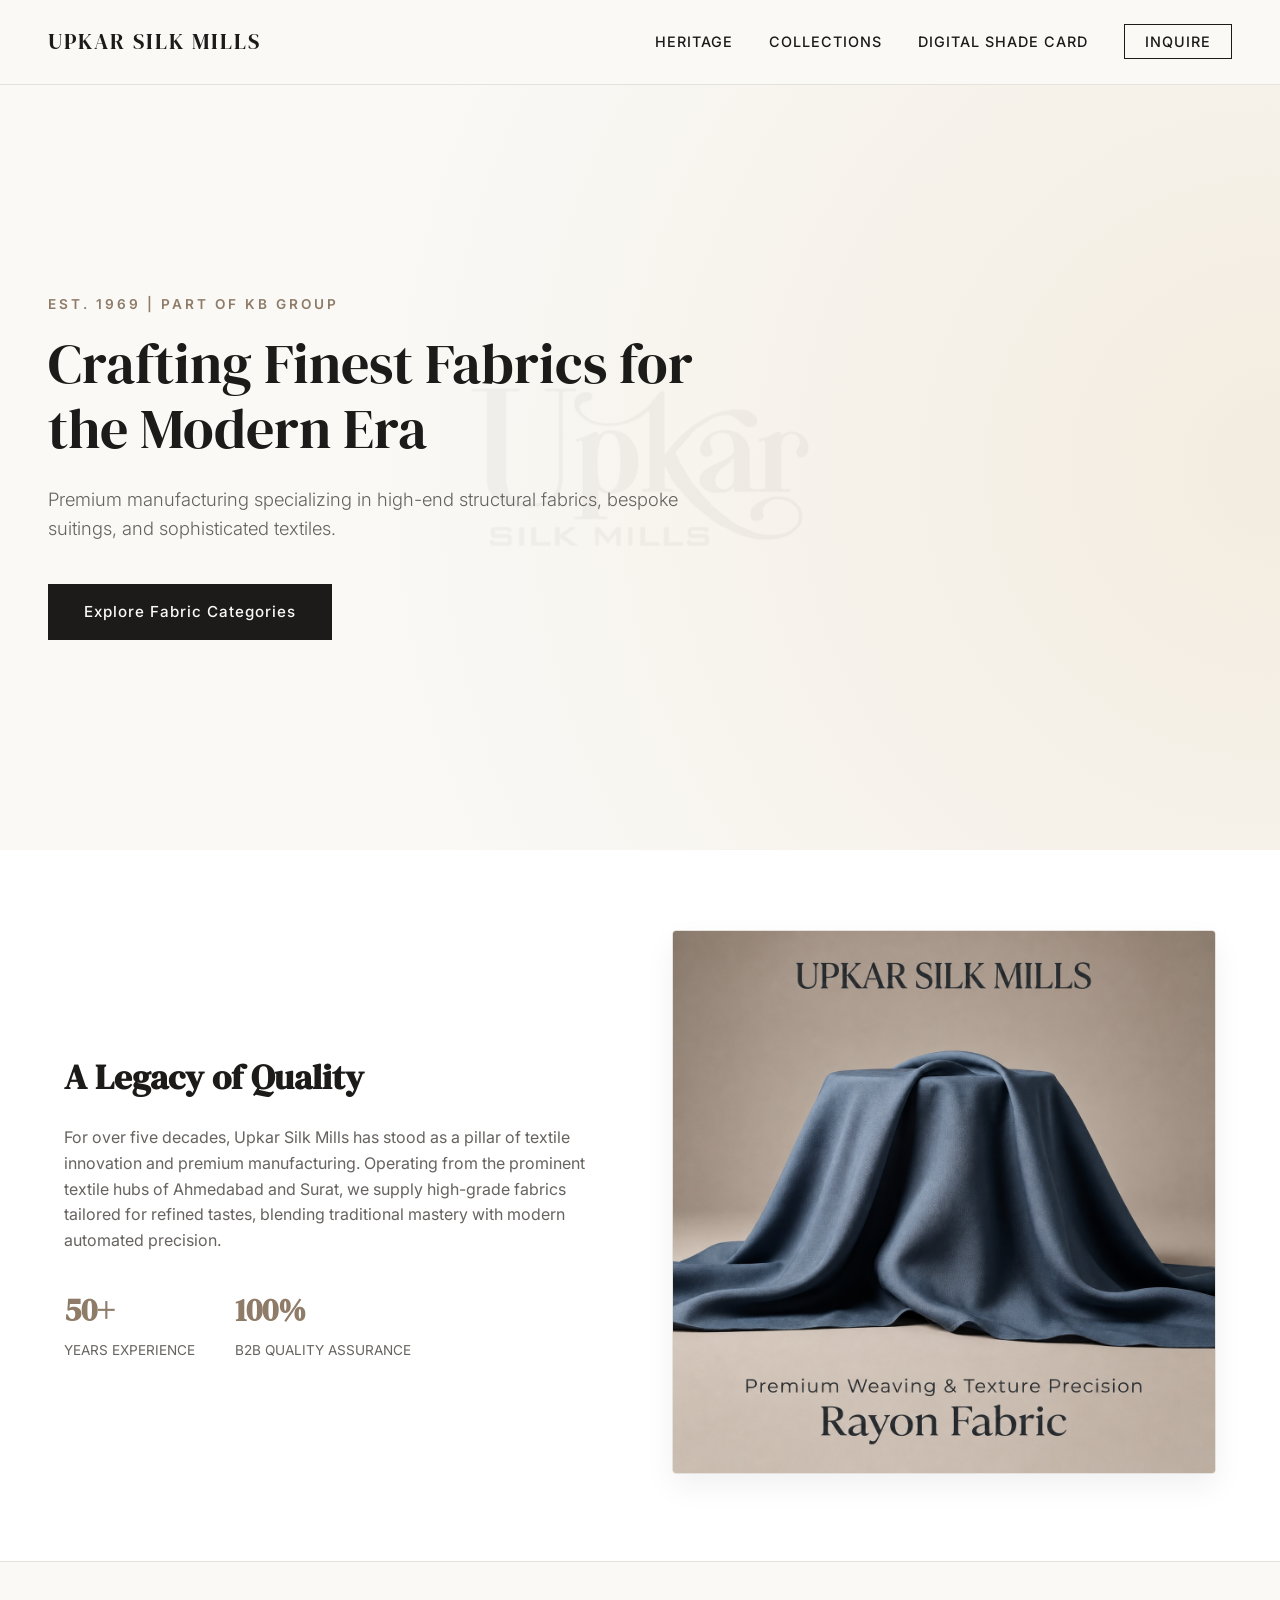
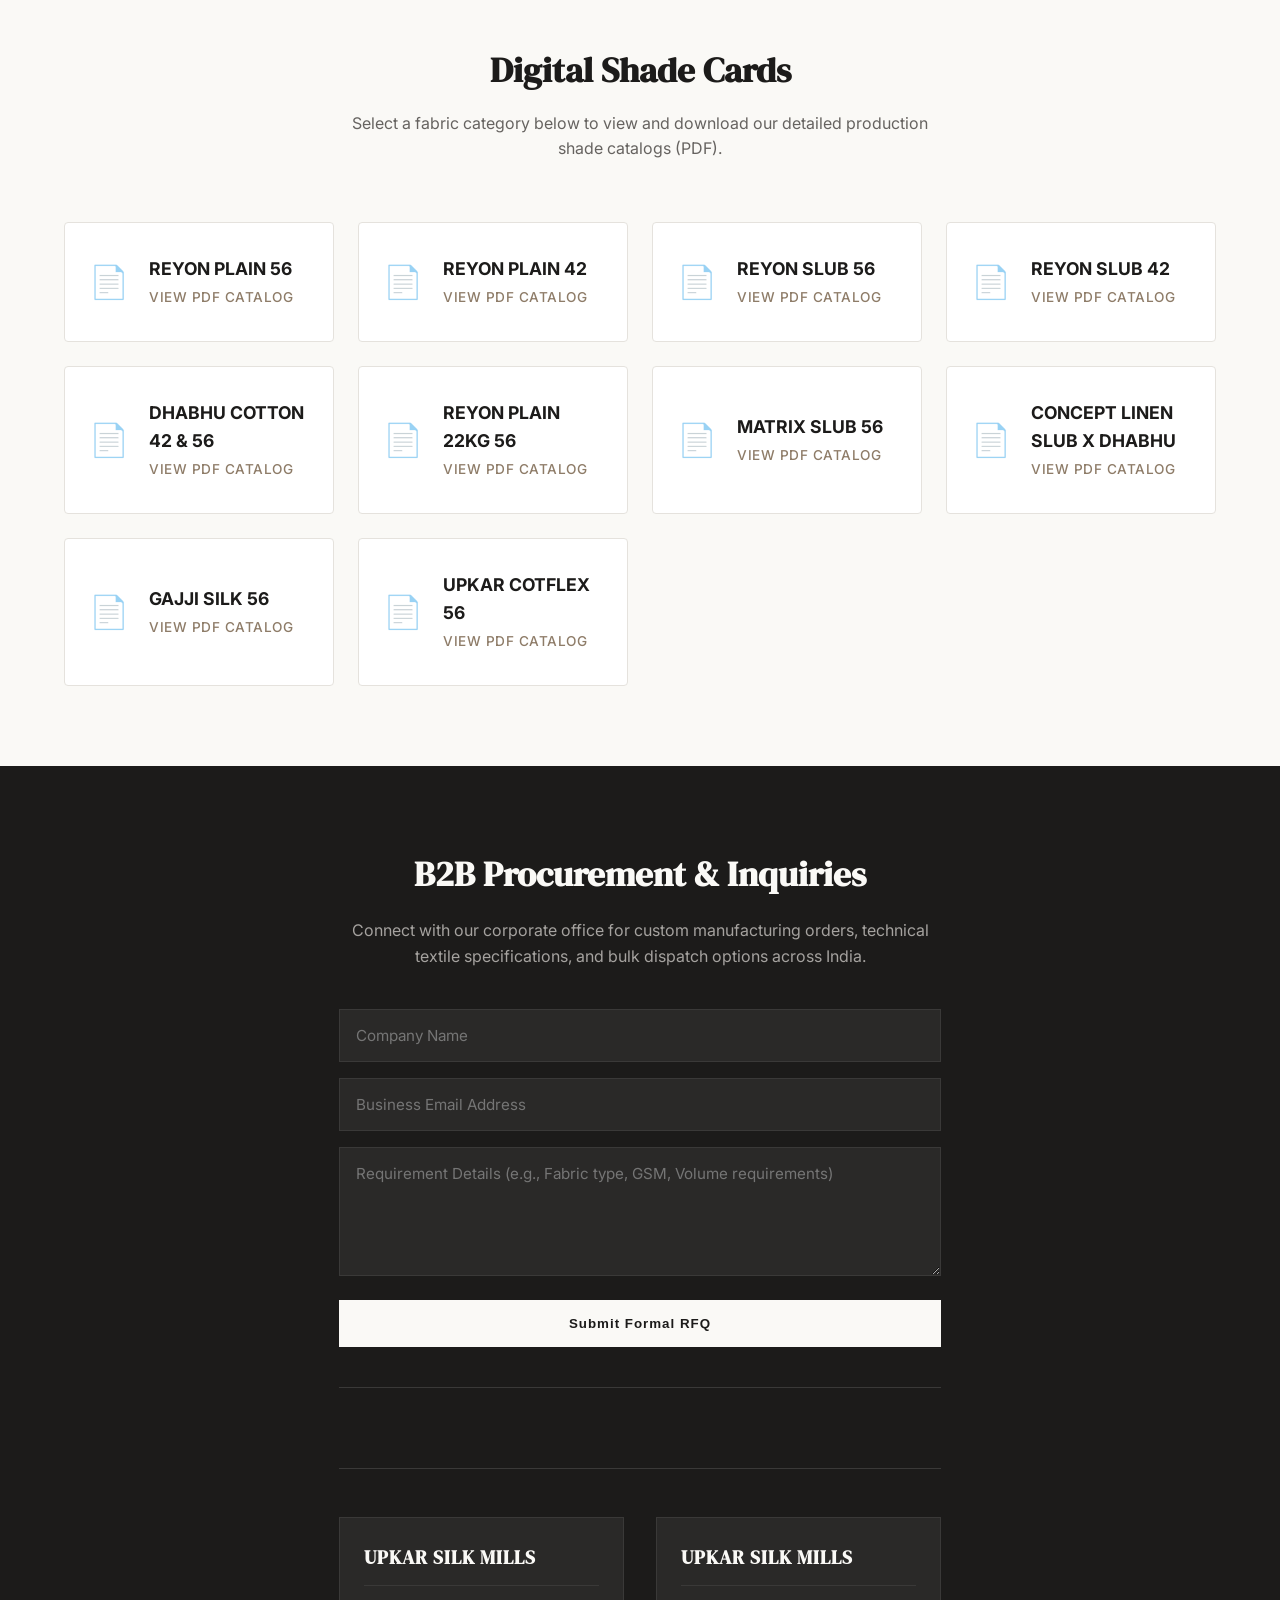
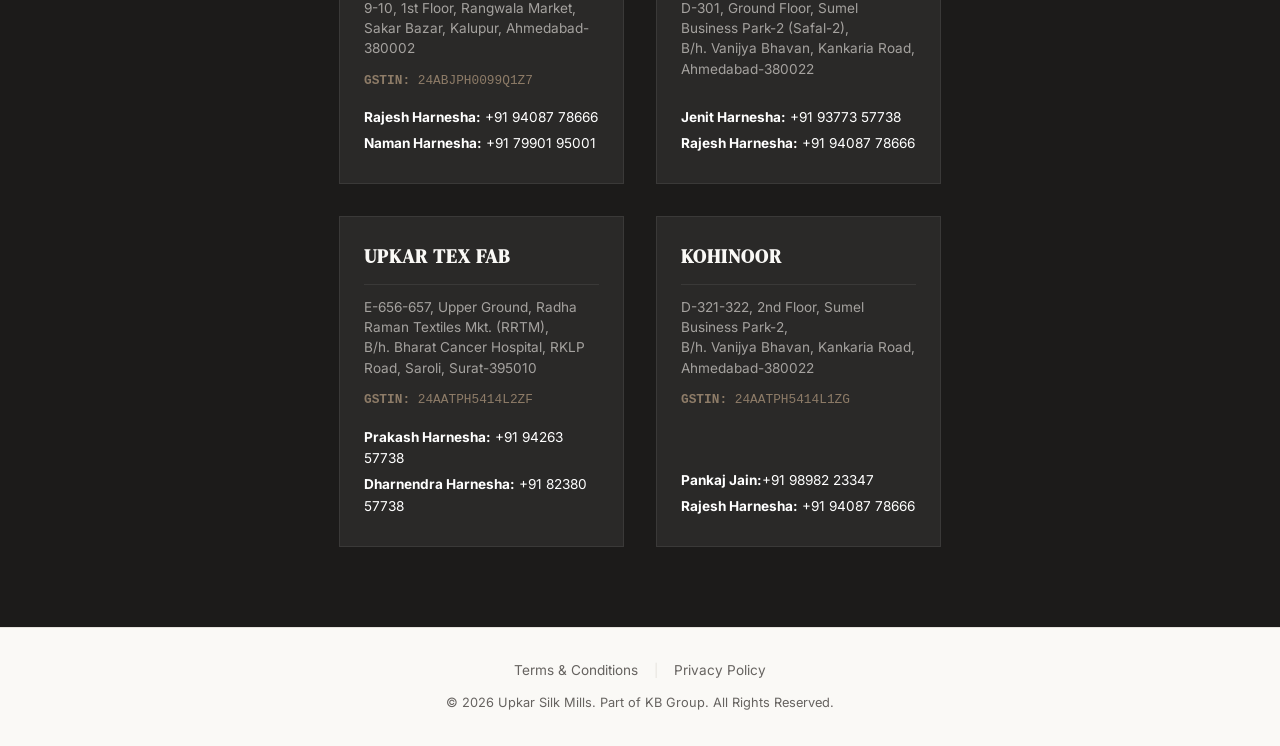
<file: index.html>
<!DOCTYPE html>
<html lang="en">
<head>
    <meta charset="UTF-8">
    <meta name="viewport" content="width=device-width, initial-scale=1.0">
    <title>Upkar Silk Mills | Premium Textile Excellence</title>
    <link rel="stylesheet" href="style.css">
    <link rel="preconnect" href="https://fonts.googleapis.com">
    <link rel="preconnect" href="https://fonts.gstatic.com" crossorigin>
    <link href="https://fonts.googleapis.com/css2?family=DM+Serif+Display&family=Inter:wght@300;400;500;600&display=swap" rel="stylesheet">
</head>
<body>

    <!-- Header / Navigation -->
    <header>
        <div class="logo">UPKAR SILK MILLS</div>
        <nav>
            <a href="#about">Heritage</a>
            <a href="#collections">Collections</a>
            <a href="#shade-card">Digital Shade Card</a>
            <a href="#contact" class="btn-nav">Inquire</a>
        </nav>
    </header>

    <!-- Hero Section -->
    <section class="hero">
        <div class="hero-content">
            <p class="subtitle">Est. 1969 | Part of KB Group</p>
            <h1>Crafting Finest Fabrics for the Modern Era</h1>
            <p class="tagline">Premium manufacturing specializing in high-end structural fabrics, bespoke suitings, and sophisticated textiles.</p>
            <a href="#shade-card" class="btn-primary">Explore Fabric Categories</a>
        </div>
    </section>

    <!-- About / Heritage Section -->
    <section id="about" class="about-section">
        <div class="container grid-2">
            <div class="about-text">
                <h2>A Legacy of Quality</h2>
                <p>For over five decades, Upkar Silk Mills has stood as a pillar of textile innovation and premium manufacturing. Operating from the prominent textile hubs of Ahmedabad and Surat, we supply high-grade fabrics tailored for refined tastes, blending traditional mastery with modern automated precision.</p>
                <div class="stats">
                    <div class="stat-item"><strong>50+</strong><span>Years Experience</span></div>
                    <div class="stat-item"><strong>100%</strong><span>B2B Quality Assurance</span></div>
                </div>
            </div>
            <div class="about-image-placeholder">
                <img src="Upkar-Fabric.png" alt="Premium Weaving & Texture Precision" class="about-image">
            </div>
        </div>
    </section>

    <!-- Fabric Categories / PDF Shade Cards -->
    <section id="shade-card" class="shade-card-section">
        <div class="container">
            <div class="section-title">
                <h2>Digital Shade Cards</h2>
                <p>Select a fabric category below to view and download our detailed production shade catalogs (PDF).</p>
            </div>
            
            <div class="category-grid">
                <!-- Category 1 -->
                <a href="UPKAR REYON PLAIN 56.pdf" target="_blank" class="category-card">
                    <div class="category-icon">📄</div>
                    <div class="category-info">
                        <h3>REYON PLAIN 56</h3>
                        <p>View PDF Catalog</p>
                    </div>
                </a>
                
                <!-- Category 2 -->
                <a href="UPKAR REYON PLAIN 42.pdf" target="_blank" class="category-card">
                    <div class="category-icon">📄</div>
                    <div class="category-info">
                        <h3>REYON PLAIN 42</h3>
                        <p>View PDF Catalog</p>
                    </div>
                </a>

                <!-- Category 3 -->
                <a href="UPKAR REYON SLUB 56.pdf" target="_blank" class="category-card">
                    <div class="category-icon">📄</div>
                    <div class="category-info">
                        <h3>REYON SLUB 56</h3>
                        <p>View PDF Catalog</p>
                    </div>
                </a>

                <!-- Category 4 -->
                <a href="UPKAR REYON SLUB 42.pdf" target="_blank" class="category-card">
                    <div class="category-icon">📄</div>
                    <div class="category-info">
                        <h3>REYON SLUB 42</h3>
                        <p>View PDF Catalog</p>
                    </div>
                </a>
                
                <!-- Category 5 -->
                <a href="UPKAR DHABHU COTTON 42 & 56 .pdf" target="_blank" class="category-card">
                    <div class="category-icon">📄</div>
                    <div class="category-info">
                        <h3>DHABHU COTTON 42 & 56</h3>
                        <p>View PDF Catalog</p>
                    </div>
                </a>

                <!-- Category 6 -->
                <a href="UPKAR REYON 22KG 56.pdf" target="_blank" class="category-card">
                    <div class="category-icon">📄</div>
                    <div class="category-info">
                        <h3>REYON PLAIN 22KG 56</h3>
                        <p>View PDF Catalog</p>
                    </div>
                </a>

                <!-- Category 7 -->
                <a href="UPKAR MATRIX SLUB 56.pdf" target="_blank" class="category-card">
                    <div class="category-icon">📄</div>
                    <div class="category-info">
                        <h3>MATRIX SLUB 56</h3>
                        <p>View PDF Catalog</p>
                    </div>
                </a>

                <!-- Category 8 -->
                <a href="UPKAR LINEN SLUB TOP DHABHU COTTON BOTTOM 56.pdf" target="_blank" class="category-card">
                    <div class="category-icon">📄</div>
                    <div class="category-info">
                        <h3>CONCEPT LINEN SLUB X DHABHU</h3>
                        <p>View PDF Catalog</p>
                    </div>
                </a>

                <!-- Category 9 -->
                <a href="UPKAR GAJJI SILK 56.pdf" target="_blank" class="category-card">
                    <div class="category-icon">📄</div>
                    <div class="category-info">
                        <h3>GAJJI SILK 56</h3>
                        <p>View PDF Catalog</p>
                    </div>
                </a>

                <!-- Category 10 -->
                <a href="UPKAR COTFLEX 56.pdf" target="_blank" class="category-card">
                    <div class="category-icon">📄</div>
                    <div class="category-info">
                        <h3>UPKAR COTFLEX 56</h3>
                        <p>View PDF Catalog</p>
                    </div>
                </a>
                
            </div>
        </div>
    </section>

    <!-- Contact & Inquiries -->
    <section id="contact" class="contact-section">
        <div class="container narrow">
            <h2>B2B Procurement & Inquiries</h2>
            <p>Connect with our corporate office for custom manufacturing orders, technical textile specifications, and bulk dispatch options across India.</p>
            
            <form class="contact-form" onsubmit="event.preventDefault(); alert('Inquiry submitted successfully.');">
                <div class="form-group">
                    <input type="text" placeholder="Company Name" required>
                </div>
                <div class="form-group">
                    <input type="email" placeholder="Business Email Address" required>
                </div>
                <div class="form-group">
                    <textarea rows="5" placeholder="Requirement Details (e.g., Fabric type, GSM, Volume requirements)" required></textarea>
                </div>
                <button type="submit" class="btn-submit">Submit Formal RFQ</button>
            </form>

            <div class="contact-meta">
                <div class="contact-locations">
                    <div class="location-card">
                        <h4>UPKAR SILK MILLS</h4>
                        <p class="address">9-10, 1st Floor, Rangwala Market,<br>Sakar Bazar, Kalupur, Ahmedabad-380002</p>
                        <p class="gstin"><strong>GSTIN:</strong> 24ABJPH0099Q1Z7</p>
                        <div class="contact-persons">
                            <p><strong>Rajesh Harnesha:</strong> +91 94087 78666</p>
                            <p><strong>Naman Harnesha:</strong> +91 79901 95001</p>
                        </div>
                    </div>
    
                    <div class="location-card">
                        <h4>UPKAR SILK MILLS</h4>
                        <p class="address">D-301, Ground Floor, Sumel Business Park-2 (Safal-2),<br>B/h. Vanijya Bhavan, Kankaria Road, Ahmedabad-380022</p>
                        <div class="contact-persons" style="margin-top: auto;">
                            <p><strong>Jenit Harnesha:</strong> +91 93773 57738</p>
                            <p><strong>Rajesh Harnesha:</strong> +91 94087 78666</p>
                        </div>
                    </div>
    
                    <div class="location-card">
                        <h4>UPKAR TEX FAB</h4>
                        <p class="address">E-656-657, Upper Ground, Radha Raman Textiles Mkt. (RRTM),<br>B/h. Bharat Cancer Hospital, RKLP Road, Saroli, Surat-395010</p>
                        <p class="gstin"><strong>GSTIN:</strong> 24AATPH5414L2ZF</p>
                        <div class="contact-persons">
                            <p><strong>Prakash Harnesha:</strong> +91 94263 57738</p>
                            <p><strong>Dharnendra Harnesha:</strong> +91 82380 57738</p>
                        </div>
                    </div>

                    <div class="location-card">
                        <h4>KOHINOOR</h4>
                        <p class="address">D-321-322, 2nd Floor, Sumel Business Park-2,<br>B/h. Vanijya Bhavan, Kankaria Road, Ahmedabad-380022</p>
                        <p class="gstin"><strong>GSTIN:</strong> 24AATPH5414L1ZG</p>
                        <div class="contact-persons" style="margin-top: auto;">
                            <p><strong>Pankaj Jain:</strong>+91 98982 23347</p>
                            <p><strong>Rajesh Harnesha:</strong> +91 94087 78666</p>
                        </div>
                    </div>
                </div>
            </div>
        </div>
    </section>

    <!-- Footer -->
    <footer>
        <div class="footer-links" style="margin-bottom: 12px;">
            <a href="TERMS.html" style="color: var(--text-muted); text-decoration: none; margin: 0 12px; font-size: 0.85rem;">Terms & Conditions</a>
            <span style="color: var(--border);">|</span>
            <a href="PRIVACY.html" style="color: var(--text-muted); text-decoration: none; margin: 0 12px; font-size: 0.85rem;">Privacy Policy</a>
        </div>
        <p>&copy; 2026 Upkar Silk Mills. Part of KB Group. All Rights Reserved.</p>
    </footer>

</body>
</html>
</file>
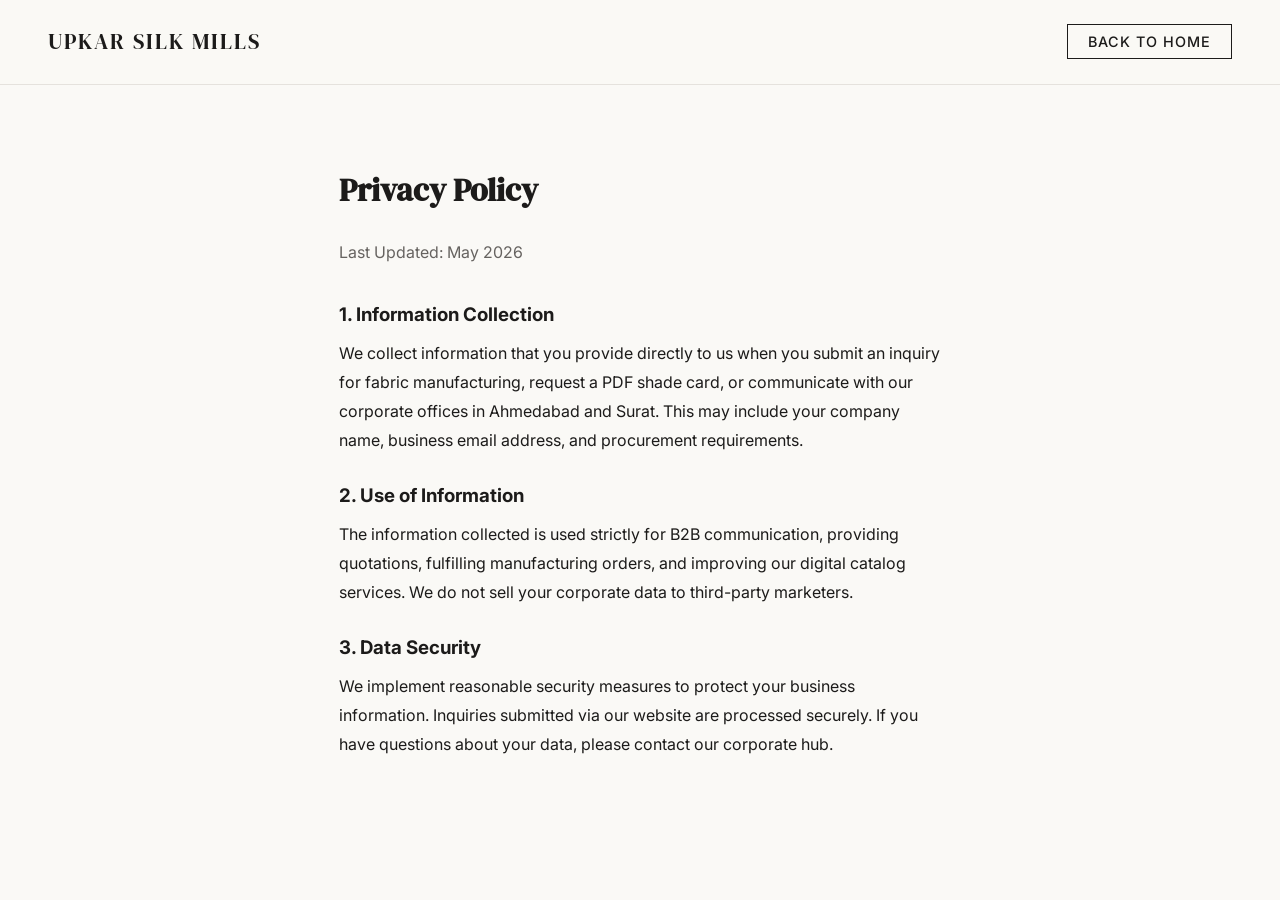
<file: PRIVACY.html>
<!DOCTYPE html>
<html lang="en">
<head>
    <meta charset="UTF-8">
    <meta name="viewport" content="width=device-width, initial-scale=1.0">
    <title>Privacy Policy | Upkar Silk Mills</title>
    <link rel="stylesheet" href="style.css">
    <link href="https://fonts.googleapis.com/css2?family=DM+Serif+Display&family=Inter:wght@300;400;500;600&display=swap" rel="stylesheet">
</head>
<body>

    <header>
        <div class="logo"><a href="index.html" style="text-decoration: none; color: inherit;">UPKAR SILK MILLS</a></div>
        <nav>
            <a href="index.html" class="btn-nav">Back to Home</a>
        </nav>
    </header>

    <div class="container narrow">
        <h1 style="font-family: var(--font-serif); margin-bottom: 24px;">Privacy Policy</h1>
        <p style="color: var(--text-muted); margin-bottom: 32px;">Last Updated: May 2026</p>

        <div style="color: var(--text-main); line-height: 1.8;">
            <h3 style="margin-top: 24px; margin-bottom: 8px;">1. Information Collection</h3>
            <p style="margin-bottom: 16px;">We collect information that you provide directly to us when you submit an inquiry for fabric manufacturing, request a PDF shade card, or communicate with our corporate offices in Ahmedabad and Surat. This may include your company name, business email address, and procurement requirements.</p>

            <h3 style="margin-top: 24px; margin-bottom: 8px;">2. Use of Information</h3>
            <p style="margin-bottom: 16px;">The information collected is used strictly for B2B communication, providing quotations, fulfilling manufacturing orders, and improving our digital catalog services. We do not sell your corporate data to third-party marketers.</p>

            <h3 style="margin-top: 24px; margin-bottom: 8px;">3. Data Security</h3>
            <p style="margin-bottom: 16px;">We implement reasonable security measures to protect your business information. Inquiries submitted via our website are processed securely. If you have questions about your data, please contact our corporate hub.</p>
        </div>
    </div>

</body>
</html>
</file>
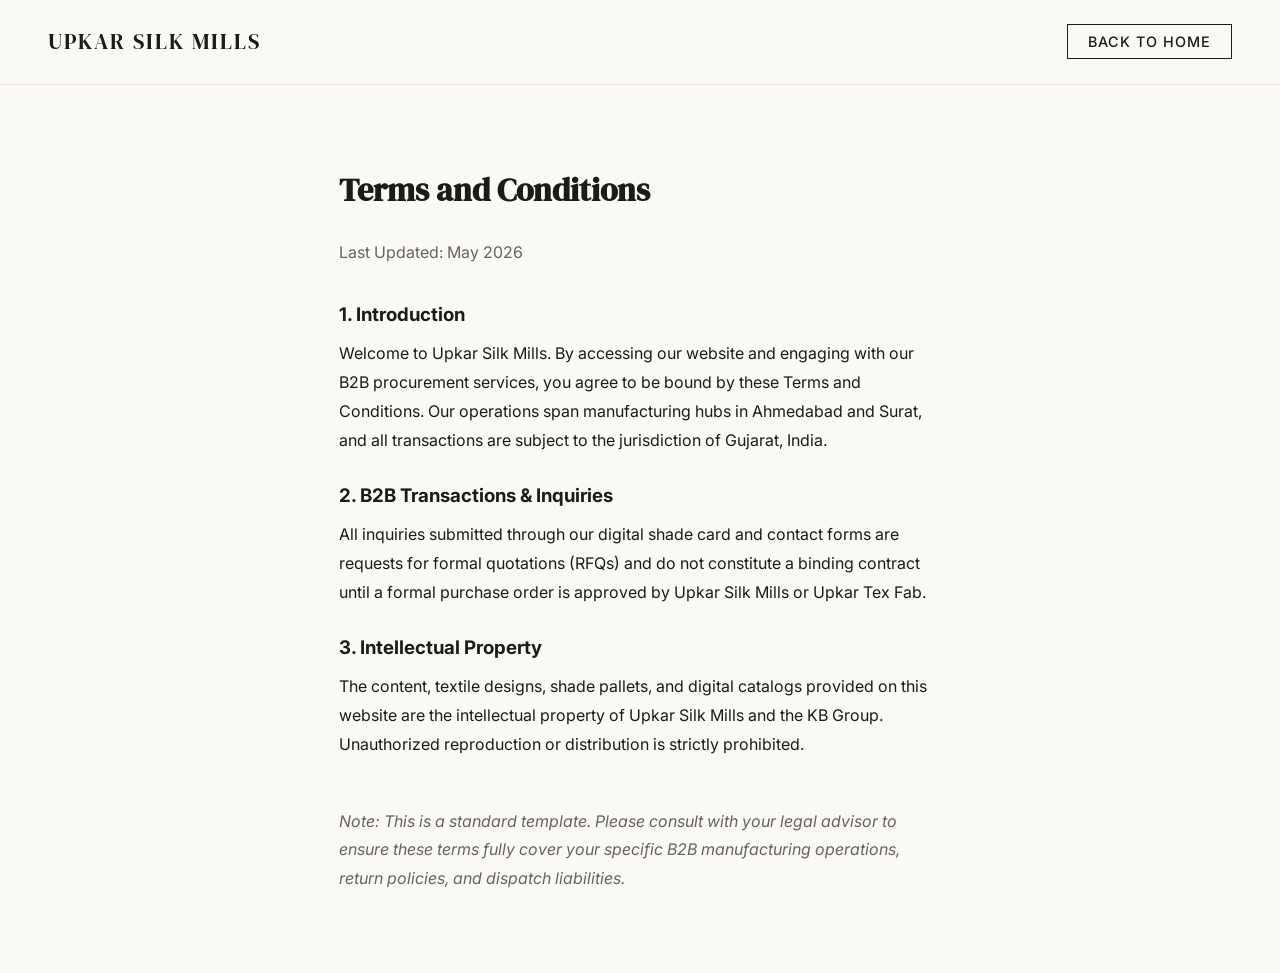
<file: TERMS.html>
<!DOCTYPE html>
<html lang="en">
<head>
    <meta charset="UTF-8">
    <meta name="viewport" content="width=device-width, initial-scale=1.0">
    <title>Terms & Conditions | Upkar Silk Mills</title>
    <link rel="stylesheet" href="style.css">
    <link href="https://fonts.googleapis.com/css2?family=DM+Serif+Display&family=Inter:wght@300;400;500;600&display=swap" rel="stylesheet">
</head>
<body>

    <header>
        <div class="logo"><a href="index.html" style="text-decoration: none; color: inherit;">UPKAR SILK MILLS</a></div>
        <nav>
            <a href="index.html" class="btn-nav">Back to Home</a>
        </nav>
    </header>

    <div class="container narrow">
        <h1 style="font-family: var(--font-serif); margin-bottom: 24px;">Terms and Conditions</h1>
        <p style="color: var(--text-muted); margin-bottom: 32px;">Last Updated: May 2026</p>

        <div style="color: var(--text-main); line-height: 1.8;">
            <h3 style="margin-top: 24px; margin-bottom: 8px;">1. Introduction</h3>
            <p style="margin-bottom: 16px;">Welcome to Upkar Silk Mills. By accessing our website and engaging with our B2B procurement services, you agree to be bound by these Terms and Conditions. Our operations span manufacturing hubs in Ahmedabad and Surat, and all transactions are subject to the jurisdiction of Gujarat, India.</p>

            <h3 style="margin-top: 24px; margin-bottom: 8px;">2. B2B Transactions & Inquiries</h3>
            <p style="margin-bottom: 16px;">All inquiries submitted through our digital shade card and contact forms are requests for formal quotations (RFQs) and do not constitute a binding contract until a formal purchase order is approved by Upkar Silk Mills or Upkar Tex Fab.</p>

            <h3 style="margin-top: 24px; margin-bottom: 8px;">3. Intellectual Property</h3>
            <p style="margin-bottom: 16px;">The content, textile designs, shade pallets, and digital catalogs provided on this website are the intellectual property of Upkar Silk Mills and the KB Group. Unauthorized reproduction or distribution is strictly prohibited.</p>

            <p style="margin-top: 48px; font-style: italic; color: var(--text-muted);">Note: This is a standard template. Please consult with your legal advisor to ensure these terms fully cover your specific B2B manufacturing operations, return policies, and dispatch liabilities.</p>
        </div>
    </div>

</body>
</html>
</file>
<file: style.css>
/* --- Design Tokens & Reset --- */
:root {
    --bg-primary: #FAF9F6; /* Premium Cream/Off-white */
    --bg-secondary: #FFFFFF;
    --text-main: #1C1B1A; /* Refined Near-Black */
    --text-muted: #666360;
    --accent: #8E7C68; /* Sophisticated Textile Muted Gold */
    --border: #E5E2DD;
    --font-sans: 'Inter', sans-serif;
    --font-serif: 'DM Serif Display', serif;
}

* {
    box-sizing: border-box;
    margin: 0;
    padding: 0;
}

html {
    scroll-behavior: smooth;
}

body {
    background-color: var(--bg-primary);
    color: var(--text-main);
    font-family: var(--font-sans);
    line-height: 1.6;
    -webkit-font-smoothing: antialiased;
}

/* --- Layout Components --- */
.container {
    max-width: 1200px;
    margin: 0 auto;
    padding: 80px 24px;
}

.container.narrow {
    max-width: 650px;
    padding: 80px 24px;
}

.grid-2 {
    display: grid;
    grid-template-columns: 1fr 1fr;
    gap: 64px;
    align-items: center;
}

@media (max-width: 768px) {
    .grid-2 {
        grid-template-columns: 1fr;
        gap: 32px;
    }
}

/* --- Navigation --- */
header {
    display: flex;
    justify-content: space-between;
    align-items: center;
    padding: 24px 48px;
    background-color: rgba(250, 249, 246, 0.95);
    position: sticky;
    top: 0;
    z-index: 100;
    border-bottom: 1px solid var(--border);
}

.logo {
    font-family: var(--font-serif);
    font-size: 1.4rem;
    letter-spacing: 2px;
    font-weight: 400;
}

nav a {
    text-decoration: none;
    color: var(--text-main);
    margin-left: 32px;
    font-size: 0.9rem;
    font-weight: 500;
    text-transform: uppercase;
    letter-spacing: 1px;
    transition: color 0.3s ease;
}

nav a:hover {
    color: var(--accent);
}

.btn-nav {
    border: 1px solid var(--text-main);
    padding: 8px 20px;
    transition: all 0.3s ease;
}

.btn-nav:hover {
    background-color: var(--text-main);
    color: var(--bg-primary) !important;
}

@media (max-width: 768px) {
    header { padding: 20px 24px; }
    nav a:not(.btn-nav) { display: none; }
}

/* --- Hero Section --- */
.hero {
    min-height: 85vh;
    display: flex;
    align-items: center;
    padding: 0 48px;
    background: radial-gradient(circle at right, #F3ECE0 0%, var(--bg-primary) 70%);
}

.hero-content {
    max-width: 700px;
}

.hero .subtitle {
    text-transform: uppercase;
    letter-spacing: 3px;
    font-size: 0.85rem;
    color: var(--accent);
    margin-bottom: 16px;
    font-weight: 600;
}

.hero h1 {
    font-family: var(--font-serif);
    font-size: 3.5rem;
    line-height: 1.15;
    margin-bottom: 24px;
    font-weight: 400;
}

.hero .tagline {
    font-size: 1.15rem;
    color: var(--text-muted);
    margin-bottom: 40px;
    font-weight: 300;
}

.btn-primary {
    display: inline-block;
    background-color: var(--text-main);
    color: var(--bg-primary);
    text-decoration: none;
    padding: 16px 36px;
    font-weight: 500;
    letter-spacing: 1px;
    font-size: 0.95rem;
    transition: background-color 0.3s ease;
}

.btn-primary:hover {
    background-color: var(--accent);
}

@media (max-width: 768px) {
    .hero { padding: 0 24px; }
    .hero h1 { font-size: 2.5rem; }
}

/* --- About Section --- */
.about-section {
    background-color: var(--bg-secondary);
    border-bottom: 1px solid var(--border);
}

.about-text h2 {
    font-family: var(--font-serif);
    font-size: 2.2rem;
    margin-bottom: 20px;
}

.about-text p {
    color: var(--text-muted);
    margin-bottom: 32px;
}

.stats {
    display: flex;
    gap: 40px;
}

.stat-item strong {
    display: block;
    font-family: var(--font-serif);
    font-size: 2rem;
    color: var(--accent);
}

.stat-item span {
    font-size: 0.85rem;
    color: var(--text-muted);
    text-transform: uppercase;
}

.about-image {
    width: 100%;
    height: auto;
    object-fit: cover; /* Ensures the image fills the space without squishing */
    object-position: center; /* Keeps the fabric centered in the frame */
    border-radius: 4px;
    border: 1px solid var(--border);
    box-shadow: 0 12px 30px rgba(0,0,0,0.06); /* Adds a premium soft shadow */
}

/* --- Shade Card Section --- */
.section-title {
    text-align: center;
    margin-bottom: 60px;
}

.section-title h2 {
    font-family: var(--font-serif);
    font-size: 2.2rem;
    margin-bottom: 12px;
}

.section-title p {
    color: var(--text-muted);
    max-width: 600px;
    margin: 0 auto;
}

.shade-grid {
    display: grid;
    grid-template-columns: repeat(auto-fit, minmax(240px, 1fr));
    gap: 32px;
}

.shade-card {
    background: var(--bg-secondary);
    border: 1px solid var(--border);
    transition: transform 0.3s ease, box-shadow 0.3s ease;
}

.shade-card:hover {
    transform: translateY(-4px);
    box-shadow: 0 12px 30px rgba(0,0,0,0.04);
}

.color-preview {
    height: 200px;
    width: 100%;
    border-bottom: 1px solid var(--border);
}

.shade-info {
    padding: 20px;
}

.shade-info h3 {
    font-size: 1.05rem;
    margin-bottom: 4px;
}

.shade-info .hex-code {
    font-family: monospace;
    color: var(--text-muted);
    font-size: 0.9rem;
    margin-bottom: 12px;
}

.fabric-tag {
    display: inline-block;
    font-size: 0.75rem;
    background-color: var(--bg-primary);
    padding: 4px 10px;
    border-radius: 2px;
    color: var(--text-muted);
    text-transform: uppercase;
    font-weight: 500;
}

/* --- Contact Section --- */
.contact-section {
    background-color: var(--text-main);
    color: var(--bg-primary);
    text-align: center;
}

.contact-section h2 {
    font-family: var(--font-serif);
    font-size: 2.2rem;
    margin-bottom: 16px;
}

.contact-section p {
    color: #A5A29F;
    margin-bottom: 40px;
}

.contact-form {
    display: flex;
    flex-direction: column;
    gap: 16px;
    margin-bottom: 40px;
}

.form-group input, 
.form-group textarea {
    width: 100%;
    padding: 16px;
    background-color: #2A2928;
    border: 1px solid #3A3938;
    color: #FFFFFF;
    font-family: var(--font-sans);
    font-size: 0.95rem;
}

.form-group input:focus, 
.form-group textarea:focus {
    outline: 1px solid var(--accent);
}

.btn-submit {
    background-color: var(--bg-primary);
    color: var(--text-main);
    border: none;
    padding: 16px;
    font-weight: 600;
    letter-spacing: 1px;
    cursor: pointer;
    transition: background-color 0.3s ease;
}

.btn-submit:hover {
    background-color: var(--accent);
    color: white;
}

.contact-meta {
    border-top: 1px solid #3A3938;
    padding-top: 32px;
    font-size: 0.9rem;
    color: #A5A29F;
}

.contact-meta p {
    margin-bottom: 8px;
}

/* --- Footer --- */
footer {
    text-align: center;
    padding: 32px;
    font-size: 0.8rem;
    color: var(--text-muted);
    border-top: 1px solid var(--border);
    background-color: var(--bg-primary);
}

/* --- Hero Section Watermark Logo --- */
.hero {
    position: relative; /* Required to position the background logo */
    min-height: 85vh;
    display: flex;
    align-items: center;
    padding: 0 48px;
    background: radial-gradient(circle at right, #F3ECE0 0%, var(--bg-primary) 70%);
    overflow: hidden;
}

.hero::before {
    content: '';
    position: absolute;
    top: 50%;
    left: 50%;
    transform: translate(-50%, -50%);
    width: 60%; /* Adjust size of logo */
    height: 60%;
    background-image: url('UPKAR-LOGO.png'); /* Your logo file name */
    background-size: contain;
    background-position: center;
    background-repeat: no-repeat;
    opacity: 0.04; /* Very subtle so text remains readable */
    pointer-events: none; /* Prevents logo from blocking text selection */
    z-index: 0;
}

.hero-content {
    max-width: 700px;
    position: relative;
    z-index: 1; /* Keeps text above the watermark */
}

/* --- PDF Category Cards --- */
.category-grid {
    display: grid;
    grid-template-columns: repeat(auto-fit, minmax(250px, 1fr));
    gap: 24px;
}

.category-card {
    display: flex;
    align-items: center;
    background: var(--bg-secondary);
    border: 1px solid var(--border);
    padding: 32px 24px;
    text-decoration: none;
    color: var(--text-main);
    transition: all 0.3s ease;
    border-radius: 4px;
}

.category-card:hover {
    transform: translateY(-4px);
    border-color: var(--accent);
    box-shadow: 0 12px 30px rgba(142, 124, 104, 0.1); /* Subtle gold shadow */
}

.category-icon {
    font-size: 2rem;
    margin-right: 20px;
    opacity: 0.7;
}

.category-info h3 {
    font-size: 1.1rem;
    margin-bottom: 4px;
}

.category-info p {
    font-size: 0.85rem;
    color: var(--accent);
    font-weight: 500;
    text-transform: uppercase;
    letter-spacing: 0.5px;
}

/* --- Detailed Contact Locations --- */
.contact-locations {
    display: grid;
    grid-template-columns: repeat(auto-fit, minmax(280px, 1fr));
    gap: 32px;
    margin-top: 48px;
    border-top: 1px solid #3A3938;
    padding-top: 48px;
    text-align: left;
}

.location-card {
    background-color: #2A2928;
    padding: 24px;
    border: 1px solid #3A3938;
    display: flex;
    flex-direction: column;
}

.location-card h4 {
    color: var(--bg-primary);
    font-family: var(--font-serif);
    font-size: 1.2rem;
    margin-bottom: 12px;
    letter-spacing: 1px;
    border-bottom: 1px solid #3A3938;
    padding-bottom: 12px;
}

.location-card .address {
    font-size: 0.85rem;
    color: #A5A29F;
    line-height: 1.5;
    margin-bottom: 12px;
}

.location-card .gstin {
    font-size: 0.8rem;
    color: var(--accent);
    margin-bottom: 16px;
    font-family: monospace;
}

.location-card .contact-persons {
    margin-top: auto; /* Pushes contacts to the bottom of the card */
    font-size: 0.85rem;
    color: #FFFFFF;
}

.location-card .contact-persons p {
    margin-bottom: 4px;
    color: #FFFFFF;
}

/* ... (All original styles remain here) */
</file>
